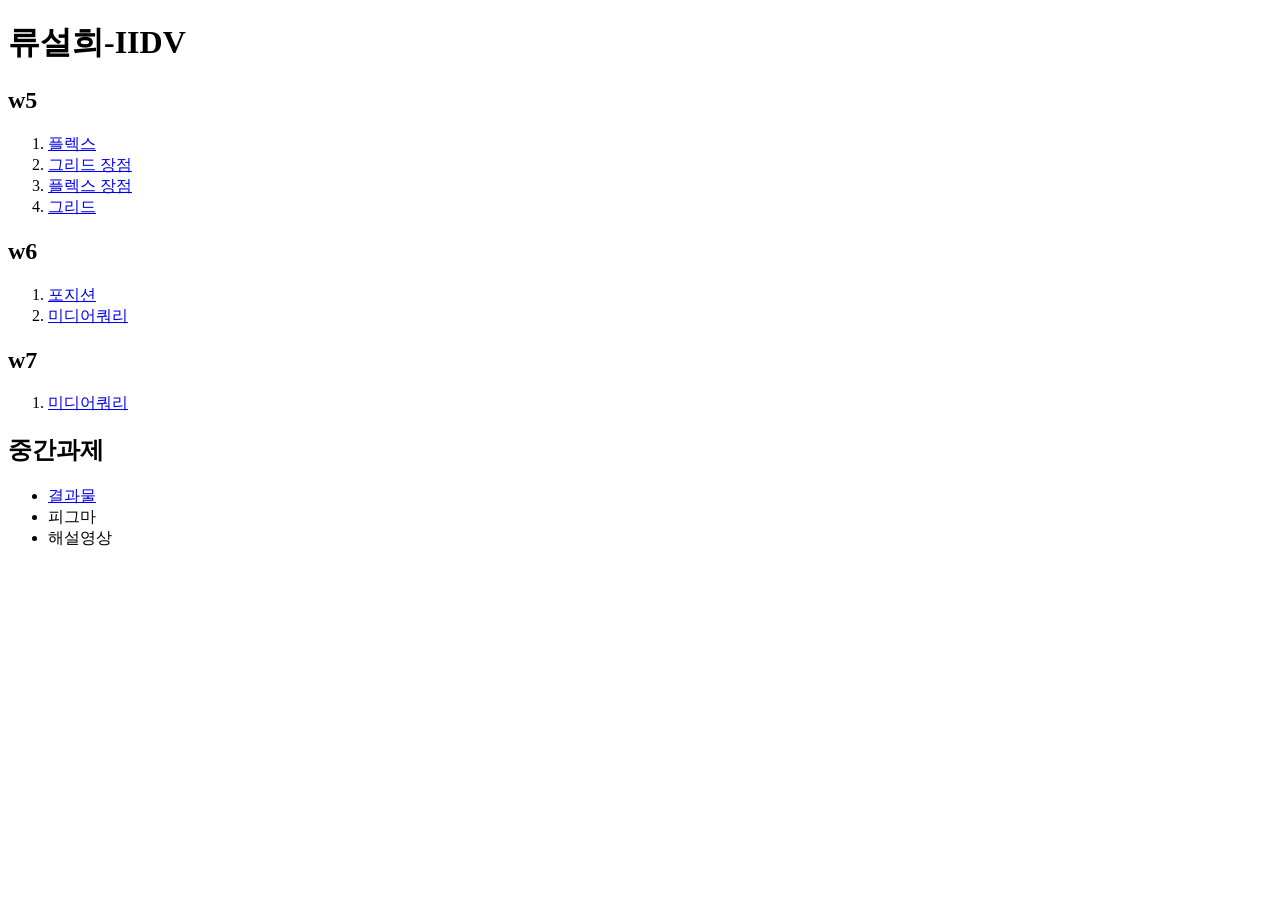
<file: index.html>
<!doctype html>
<html lang="ko">
  <head>
    <meta charset="UTF-8" />
    <meta name="viewport" content="width=device-width, initial-scale=1.0" />
    <title>Pen</title>
  </head>
  <body>
    <h1>류설희-IIDV</h1>
    <h2>w5</h2>
    <ol>
      <li>
        <a href="./src/w5/code1/index.html">플렉스</a>
      </li>
      <li>
        <a href="./src/w5/code2/index.html">그리드 장점</a>
      </li>
      <li>
        <a href="./src/w5/code3/index.html">플렉스 장점</a>
      </li>
      <li>
        <a href="./src/w5/code4/index.html">그리드</a>
      </li>
    </ol>
    <h2>w6</h2>
    <ol>
      <li>
        <a href="./src/w6/code1/index.html">포지션</a>
      </li>
      <li>
        <a href="./src/w6/code2/index.html">미디어쿼리</a>
      </li>
    </ol>
    <h2>w7</h2>
    <ol>
      <li>
        <a href="./src/w7/code1/index.html"> 미디어쿼리 </a>
      </li>
    </ol>
    <h2>중간과제</h2>
    <ul>
      <li><a href="./src/mid/index.htmi">결과물</a></li>
      <li>피그마</li>
      <li>해설영상</li>
    </ul>
  </body>
</html>
</file>
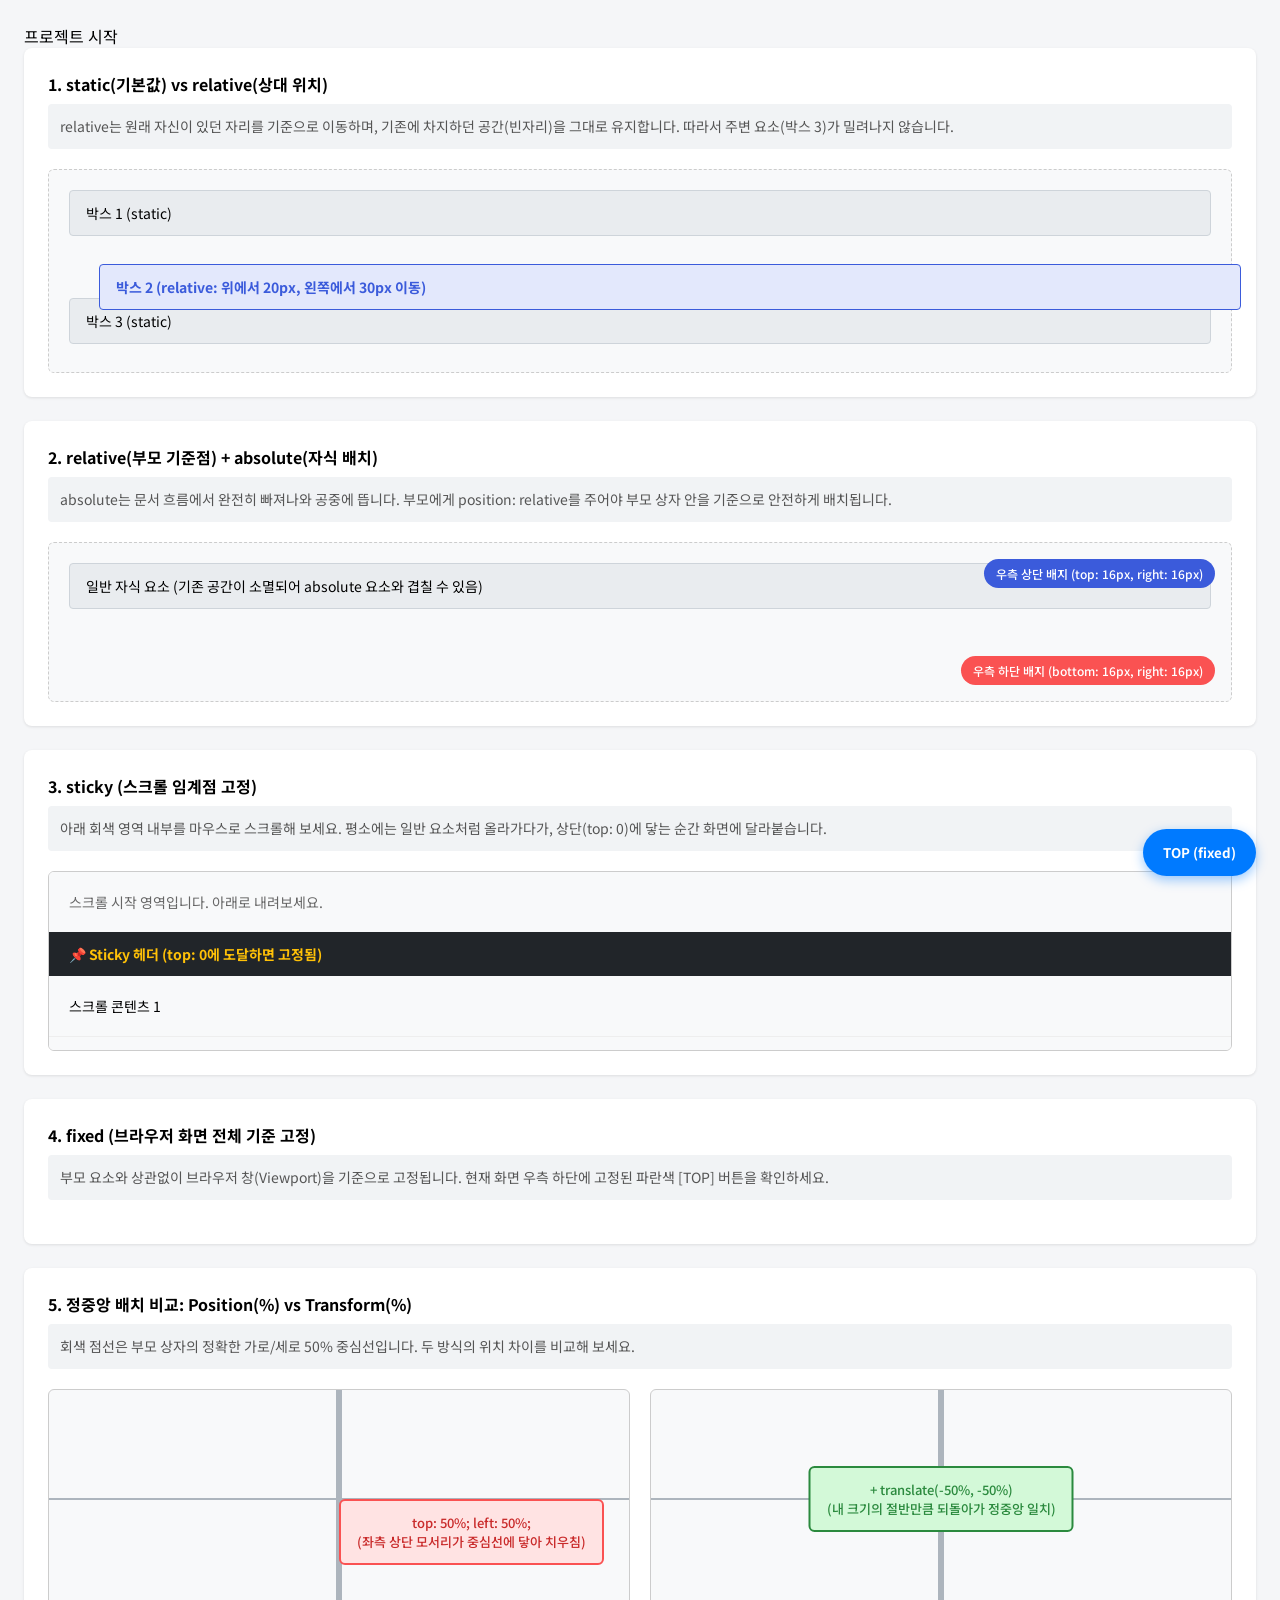
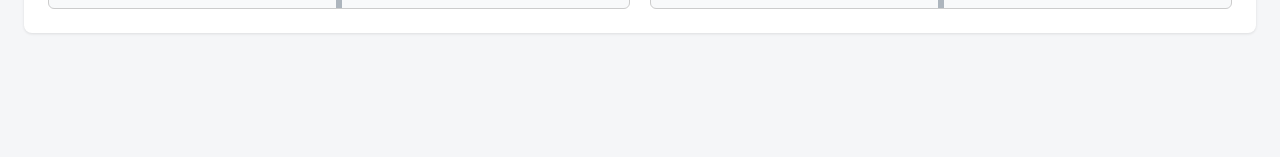
<file: src/w6/code1/index.html>
프로젝트 시작
<!doctype html>
<html lang="en">
  <head>
    <meta charset="UTF-8" />
    <link rel="stylesheet" href="./style.css" />
    <meta name="viewport" content="width=device-width, initial-scale=1.0" />
    <title>Pen</title>
    <!-- Noto Sans KR 폰트 -->
    <link
      href="https://fonts.googleapis.com/css2?family=Noto+Sans+KR:wght@400;500;700&display=swap"
      rel="stylesheet"
    />
  </head>
  <body>
    <!-- 1. static vs relative -->
    <div class="box">
      <h3 class="title">1. static(기본값) vs relative(상대 위치)</h3>
      <p class="desc">
        relative는 원래 자신이 있던 자리를 기준으로 이동하며, 기존에 차지하던
        공간(빈자리)을 그대로 유지합니다. 따라서 주변 요소(박스 3)가 밀려나지
        않습니다.
      </p>

      <div class="demo-stage">
        <div class="item">박스 1 (static)</div>
        <div class="item pos-relative">
          박스 2 (relative: 위에서 20px, 왼쪽에서 30px 이동)
        </div>
        <div class="item" style="position: relative">박스 3 (static)</div>
      </div>
    </div>

    <!-- 2. relative(부모 기준점) + absolute(절대 위치) -->
    <div class="box">
      <h3 class="title">2. relative(부모 기준점) + absolute(자식 배치)</h3>
      <p class="desc">
        absolute는 문서 흐름에서 완전히 빠져나와 공중에 뜹니다. 부모에게
        position: relative를 주어야 부모 상자 안을 기준으로 안전하게 배치됩니다.
      </p>

      <div class="demo-stage parent-relative">
        <div class="item">
          일반 자식 요소 (기존 공간이 소멸되어 absolute 요소와 겹칠 수 있음)
        </div>
        <span class="badge pos-absolute-top">
          우측 상단 배지 (top: 16px, right: 16px)
        </span>
        <span class="badge pos-absolute-bottom">
          우측 하단 배지 (bottom: 16px, right: 16px)
        </span>
      </div>
    </div>

    <!-- 3. sticky (스크롤 반응형 고정) -->
    <div class="box">
      <h3 class="title">3. sticky (스크롤 임계점 고정)</h3>
      <p class="desc">
        아래 회색 영역 내부를 마우스로 스크롤해 보세요. 평소에는 일반 요소처럼
        올라가다가, 상단(top: 0)에 닿는 순간 화면에 달라붙습니다.
      </p>

      <div class="scroll-container">
        <div class="scroll-text">
          스크롤 시작 영역입니다. 아래로 내려보세요.
        </div>
        <div class="sticky-bar">📌 Sticky 헤더 (top: 0에 도달하면 고정됨)</div>
        <div class="scroll-content">
          <p>스크롤 콘텐츠 1</p>
          <p>스크롤 콘텐츠 2</p>
          <p>스크롤 콘텐츠 3</p>
          <p>스크롤 콘텐츠 4</p>
          <p>스크롤 콘텐츠 5</p>
        </div>
      </div>
    </div>

    <!-- 4. fixed (뷰포트 고정) -->
    <div class="box">
      <h3 class="title">4. fixed (브라우저 화면 전체 기준 고정)</h3>
      <p class="desc">
        부모 요소와 상관없이 브라우저 창(Viewport)을 기준으로 고정됩니다. 현재
        화면 우측 하단에 고정된 파란색 [TOP] 버튼을 확인하세요.
      </p>

      <!-- 코드 위치는 이 섹션 안에 있지만, 화면 우측 하단에 고정되어 표시됨 -->
      <button class="fixed-btn">TOP (fixed)</button>
    </div>

    <!-- 5. 퍼센트(%) 기준점 차이: Position vs Transform -->
    <div class="box">
      <h3 class="title">5. 정중앙 배치 비교: Position(%) vs Transform(%)</h3>
      <p class="desc">
        회색 점선은 부모 상자의 정확한 가로/세로 50% 중심선입니다. 두 방식의
        위치 차이를 비교해 보세요.
      </p>

      <div class="compare-grid">
        <!-- 5-1. top/left만 쓴 경우 -->
        <div class="center-stage">
          <div class="target only-pos">
            top: 50%; left: 50%;
            <br />
            (좌측 상단 모서리가 중심선에 닿아 치우침)
          </div>
        </div>

        <!-- 5-2. transform까지 함께 쓴 경우 -->
        <div class="center-stage">
          <div class="target with-transform">
            + translate(-50%, -50%)
            <br />
            (내 크기의 절반만큼 되돌아가 정중앙 일치)
          </div>
        </div>
      </div>
    </div>
  </body>
</html>
</file>
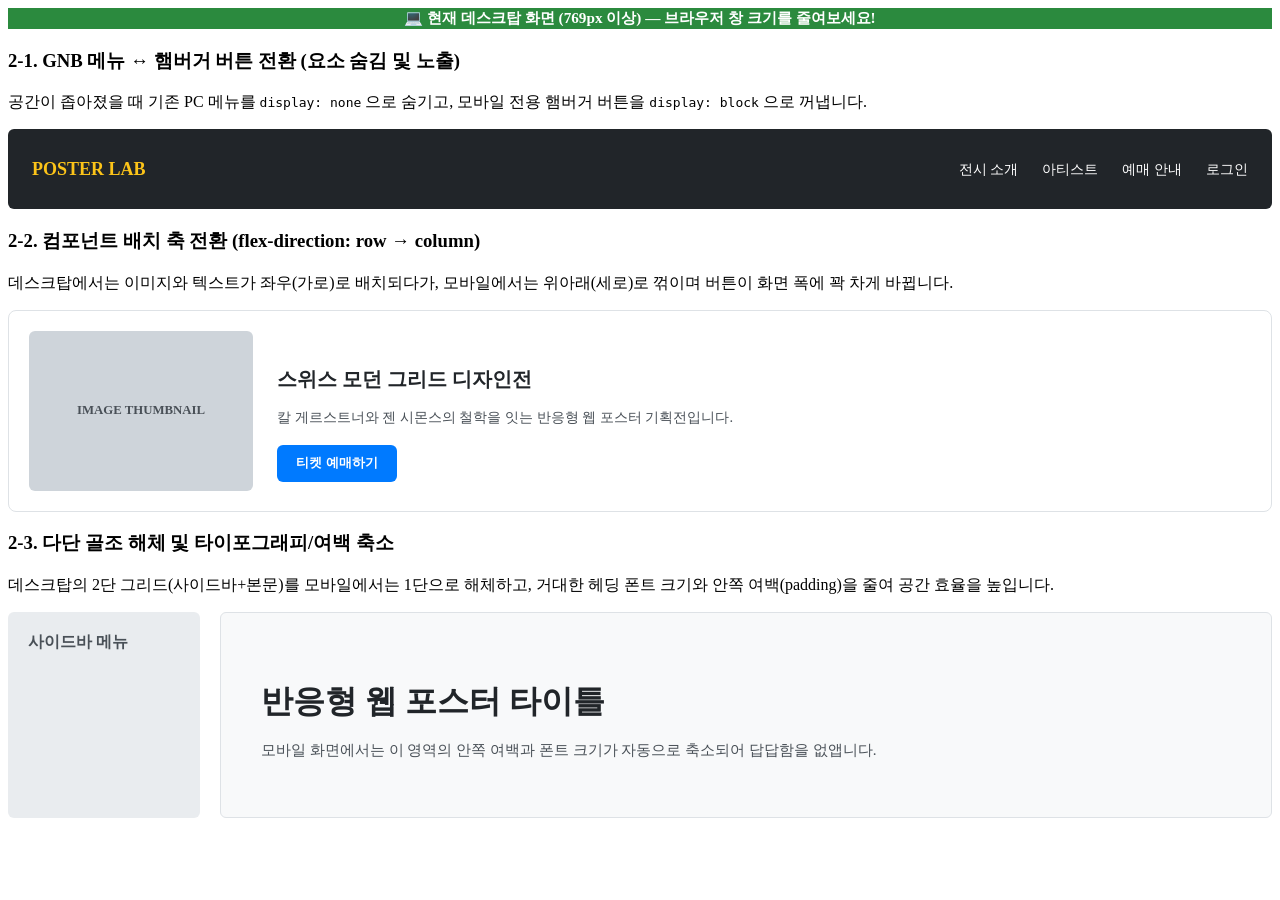
<file: src/w7/code1/index.html>
<!doctype html>
<html lang="en">
  <head>
    <meta charset="UTF-8" />
    <link rel="stylesheet" href="./style.css" />
    <meta name="viewport" content="width=device-width, initial-scale=1.0" />
    <title>Pen</title>
  </head>
  <body>
    <!-- 현재 화면 상태 감지용 배너 -->
    <div class="box status-banner-box">
      <div class="status-indicator">
        💻 현재 데스크탑 화면 (769px 이상) — 브라우저 창 크기를 줄여보세요!
      </div>
    </div>

    <!-- 2-1. GNB 네비게이션: 메뉴 노출 및 햄버거 버튼 전환 -->
    <div class="box">
      <h3 class="title">
        2-1. GNB 메뉴 ↔ 햄버거 버튼 전환 (요소 숨김 및 노출)
      </h3>
      <p class="desc">
        공간이 좁아졌을 때 기존 PC 메뉴를
        <code>display: none</code>
        으로 숨기고, 모바일 전용 햄버거 버튼을
        <code>display: block</code>
        으로 꺼냅니다.
      </p>

      <header class="mq-gnb">
        <div class="logo">POSTER LAB</div>
        <ul class="pc-menu">
          <li>전시 소개</li>
          <li>아티스트</li>
          <li>예매 안내</li>
          <li>로그인</li>
        </ul>
        <button class="mobile-menu-btn" aria-label="메뉴 열기">☰ 메뉴</button>
      </header>
    </div>

    <!-- 2-2. 프로모션 카드: Flexbox 축(방향) 전환 -->
    <div class="box">
      <h3 class="title">
        2-2. 컴포넌트 배치 축 전환 (flex-direction: row → column)
      </h3>
      <p class="desc">
        데스크탑에서는 이미지와 텍스트가 좌우(가로)로 배치되다가, 모바일에서는
        위아래(세로)로 꺾이며 버튼이 화면 폭에 꽉 차게 바뀝니다.
      </p>

      <article class="promo-card">
        <div class="promo-img-placeholder">IMAGE THUMBNAIL</div>
        <div class="promo-content">
          <h4 class="promo-heading">스위스 모던 그리드 디자인전</h4>
          <p class="promo-text">
            칼 게르스트너와 젠 시몬스의 철학을 잇는 반응형 웹 포스터
            기획전입니다.
          </p>
          <button class="btn-primary">티켓 예매하기</button>
        </div>
      </article>
    </div>

    <!-- 2-3. 전체 레이아웃 골조 해체 및 타이포그래피/여백 축소 -->
    <div class="box">
      <h3 class="title">2-3. 다단 골조 해체 및 타이포그래피/여백 축소</h3>
      <p class="desc">
        데스크탑의 2단 그리드(사이드바+본문)를 모바일에서는 1단으로 해체하고,
        거대한 헤딩 폰트 크기와 안쪽 여백(padding)을 줄여 공간 효율을 높입니다.
      </p>

      <div class="mq-layout">
        <aside class="mq-sidebar">사이드바 메뉴</aside>
        <main class="mq-main">
          <h2 class="mq-hero-title">반응형 웹 포스터 타이틀</h2>
          <p>
            모바일 화면에서는 이 영역의 안쪽 여백과 폰트 크기가 자동으로
            축소되어 답답함을 없앱니다.
          </p>
        </main>
      </div>
    </div>
  </body>
</html>
</file>
<file: src/w6/code1/style.css>
/* =========================================
   공통 세팅 및 재활용 스타일
   ========================================= */
* {
  box-sizing: border-box;
  margin: 0;
  padding: 0;
  font-family: "Noto Sans KR", sans-serif;
}

body {
  padding: 24px;
  padding-bottom: 100px; /* 하단 fixed 버튼 여백 확보 */
  background-color: #f5f6f8;
}

.box {
  background-color: #fff;
  padding: 24px;
  margin-bottom: 24px;
  border-radius: 8px;
  box-shadow: 0 1px 3px rgba(0, 0, 0, 0.1);
}

.title {
  font-size: 16px;
  margin-bottom: 8px;
}

.desc {
  font-size: 14px;
  color: #555;
  margin-bottom: 20px;
  background-color: #f1f3f5;
  padding: 12px;
  border-radius: 4px;
  line-height: 1.5;
}

/* 실습용 무대 및 기본 블록 */
.demo-stage {
  background-color: #f8f9fa;
  border: 1px dashed #ccc;
  padding: 20px;
  border-radius: 6px;
}

.item {
  background-color: #e9ecef;
  border: 1px solid #ced4da;
  padding: 12px 16px;
  margin-bottom: 8px;
  border-radius: 4px;
  font-size: 14px;
}

/* =========================================
   1. static vs relative
   ========================================= */
.pos-relative {
  position: relative;
  bottom: -20px; /* 원래 위치에서 아래로 20px 이동 */
  right: -30px; /* 원래 위치에서 오른쪽으로 30px 이동 */
  background-color: #e3e8fc;
  border-color: #3b5bdb;
  color: #3b5bdb;
  font-weight: 700;
  z-index: 1;
  /* 아래 박스와 겹칠 때 위로 올라오도록 설정 */
}

/* =========================================
   2. relative + absolute
   ========================================= */
.parent-relative {
  position: relative;
  /* 자식(absolute)이 도망가지 못하게 기준점 선언 */
  height: 160px;
}

.badge {
  position: absolute; /* 문서 흐름에서 이탈 */
  background-color: #3b5bdb;
  color: #fff;
  padding: 6px 12px;
  border-radius: 20px;
  font-size: 12px;
  font-weight: 500;
}

.pos-absolute-top {
  top: 16px;
  right: 16px;
}

.pos-absolute-bottom {
  bottom: 16px;
  right: 16px;
  background-color: #fa5252;
}

/* =========================================
   3. sticky (스크롤 고정)
   ========================================= */
.scroll-container {
  height: 180px;
  overflow-y: auto; /* 내부 스크롤 생성 */
  border: 1px solid #ccc;
  border-radius: 6px;
  background-color: #f8f9fa;
}

.scroll-text {
  padding: 20px;
  font-size: 14px;
  color: #666;
}

.sticky-bar {
  position: sticky;
  top: 0; /* 스크롤 시 컨테이너 최상단(0px)에 닿으면 달라붙음 */
  background-color: #212529;
  color: #ffc107;
  padding: 12px 20px;
  font-weight: 700;
  font-size: 14px;
}

.scroll-content p {
  padding: 20px;
  border-bottom: 1px solid #eee;
  font-size: 14px;
}

/* =========================================
   4. fixed (뷰포트 고정)
   ========================================= */
.fixed-btn {
  position: fixed;
  bottom: 24px; /* 브라우저 창 하단에서 24px */
  right: 24px; /* 브라우저 창 우측에서 24px */
  background-color: #007aff;
  color: #fff;
  border: none;
  padding: 14px 20px;
  border-radius: 30px;
  font-weight: 700;
  box-shadow: 0 4px 12px rgba(0, 122, 255, 0.4);
  cursor: pointer;
  z-index: 100;
}

/* =========================================
   5. 퍼센트(%) 기준점 차이 (정중앙 배치)
   ========================================= */
.compare-grid {
  display: grid;
  grid-template-columns: 1fr 1fr;
  gap: 20px;
}

.center-stage {
  position: relative; /* 자식(absolute)의 기준점 */
  height: 220px;
  background-color: #f8f9fa;
  border: 1px solid #ccc;
  border-radius: 6px;
  /* 정중앙을 눈으로 확인하기 위한 십자가 가이드선 배경 */
  background-image:
    linear-gradient(
      to right,
      transparent 49.5%,
      #adb5bd 49.5%,
      #adb5bd 50.5%,
      transparent 50.5%
    ),
    linear-gradient(
      to bottom,
      transparent 49.5%,
      #adb5bd 49.5%,
      #adb5bd 50.5%,
      transparent 50.5%
    );
}

.target {
  position: absolute;
  padding: 12px 16px;
  border-radius: 6px;
  font-size: 13px;
  font-weight: 500;
  text-align: center;
  white-space: nowrap;
}

/* 5-1. 부모 크기의 50%만 이동한 경우 (치우침) */
.only-pos {
  top: 50%;
  left: 50%;
  background-color: #ffe3e3;
  border: 2px solid #fa5252;
  color: #c92a2a;
}

/* 5-2. 자기 크기의 50%만큼 역방향 이동을 추가한 경우 (정중앙) */
.with-transform {
  top: 50%;
  left: 50%;
  transform: translate(
    -50%,
    -50%
  ); /* 핵심: 자기 자신 크기의 절반만큼 뒤로 당김 */
  background-color: #d3f9d8;
  border: 2px solid #2b8a3e;
  color: #2b8a3e;
}
</file>
<file: src/w7/code1/style.css>
/* =========================================
   2. 미디어 쿼리 (Media Query) 파트
   ========================================= */

/* 상태 바 기본 스타일 (데스크탑) */
.status-banner-box {
  background-color: #2b8a3e !important;
  color: #fff;
  text-align: center;
  font-weight: 700;
  transition: background-color 0.3s ease;

  .status-indicator {
    font-size: 0.95rem;
  }
}

/* 2-1. GNB 네비게이션 */
.mq-gnb {
  display: flex;
  justify-content: space-between;
  align-items: center;
  background-color: #212529;
  color: #fff;
  padding: 1rem 1.5rem;
  border-radius: 0.375rem;

  .logo {
    font-weight: 900;
    font-size: 1.125rem;
    color: #fcc419;
  }

  .pc-menu {
    display: flex; /* 데스크탑에서는 가로 나열 */
    gap: 1.5rem;
    list-style: none;
    font-size: 0.9rem;
  }

  .mobile-menu-btn {
    display: none; /* 데스크탑에서는 숨김 */
    background-color: #495057;
    color: #fff;
    border: none;
    padding: 0.4rem 0.8rem;
    border-radius: 0.25rem;
    font-size: 0.85rem;
    cursor: pointer;
  }
}

/* 2-2. 프로모션 카드 (가로 배치) */
.promo-card {
  display: flex;
  align-items: center;
  gap: 1.5rem;
  border: 1px solid #dee2e6;
  padding: 1.25rem;
  border-radius: 0.5rem;

  .promo-img-placeholder {
    width: 14rem;
    height: 10rem;
    background-color: #ced4da;
    border-radius: 0.375rem;
    flex-shrink: 0;
    display: flex;
    align-items: center;
    justify-content: center;
    font-size: 0.8rem;
    font-weight: 700;
    color: #495057;
  }

  .promo-content {
    .promo-heading {
      font-size: 1.25rem;
      margin-bottom: 0.5rem;
      color: #212529;
    }

    .promo-text {
      font-size: 0.9rem;
      color: #495057;
      margin-bottom: 1rem;
      line-height: 1.5;
    }

    .btn-primary {
      background-color: #007aff;
      color: #fff;
      border: none;
      padding: 0.6rem 1.2rem;
      border-radius: 0.375rem;
      font-weight: 700;
      cursor: pointer;
    }
  }
}

/* 2-3. 전체 골조 및 타이포그래피 (2단 그리드) */
.mq-layout {
  display: grid;
  grid-template-columns: 12rem 1fr;
  gap: 1.25rem;

  .mq-sidebar {
    background-color: #e9ecef;
    padding: 1.25rem;
    border-radius: 0.375rem;
    font-weight: 700;
    color: #495057;
  }

  .mq-main {
    background-color: #f8f9fa;
    border: 1px solid #dee2e6;
    padding: 2.5rem; /* 데스크탑의 넉넉한 여백 */
    border-radius: 0.375rem;

    .mq-hero-title {
      font-size: 2rem; /* 데스크탑의 큰 타이틀 */
      margin-bottom: 0.75rem;
      color: #212529;
    }

    p {
      font-size: 0.95rem;
      color: #495057;
      line-height: 1.5;
    }
  }
}

/* =======================================================
   📱 [미디어 쿼리 구간] 화면 너비가 768px 이하일 때 분기
   ======================================================= */
@media (max-width: 768px) {
  /* 상태 바 변경 */
  .status-banner-box {
    background-color: #e03131 !important;

    .status-indicator::after {
      content: " ➔ 📱 모바일 뷰 (768px 이하) 작동 중!";
    }
  }

  /* 2-1. GNB: PC 메뉴 숨기고 햄버거 노출 */
  .mq-gnb {
    .pc-menu {
      display: none;
    }
    .mobile-menu-btn {
      display: block;
    }
  }

  /* 2-2. 프로모션 카드: 가로(row)를 세로(column)로 꺾고 중앙 정렬 */
  .promo-card {
    flex-direction: column;
    text-align: center;

    .promo-img-placeholder {
      width: 100%;
      height: 11rem;
    }

    .promo-content {
      .btn-primary {
        width: 100%; /* 모바일에서는 누르기 쉽게 꽉 채움 */
      }
    }
  }

  /* 2-3. 레이아웃 골조 해체 및 타이포그래피/여백 축소 */
  .mq-layout {
    grid-template-columns: 1fr; /* 2단에서 1단으로 해체 */
  }

  .mq-main {
    padding: 1.25rem !important; /* 여백 축소 */

    .mq-hero-title {
      font-size: 1.25rem !important; /* 타이틀 폰트 크기 축소 */
    }
  }
}
</file>
